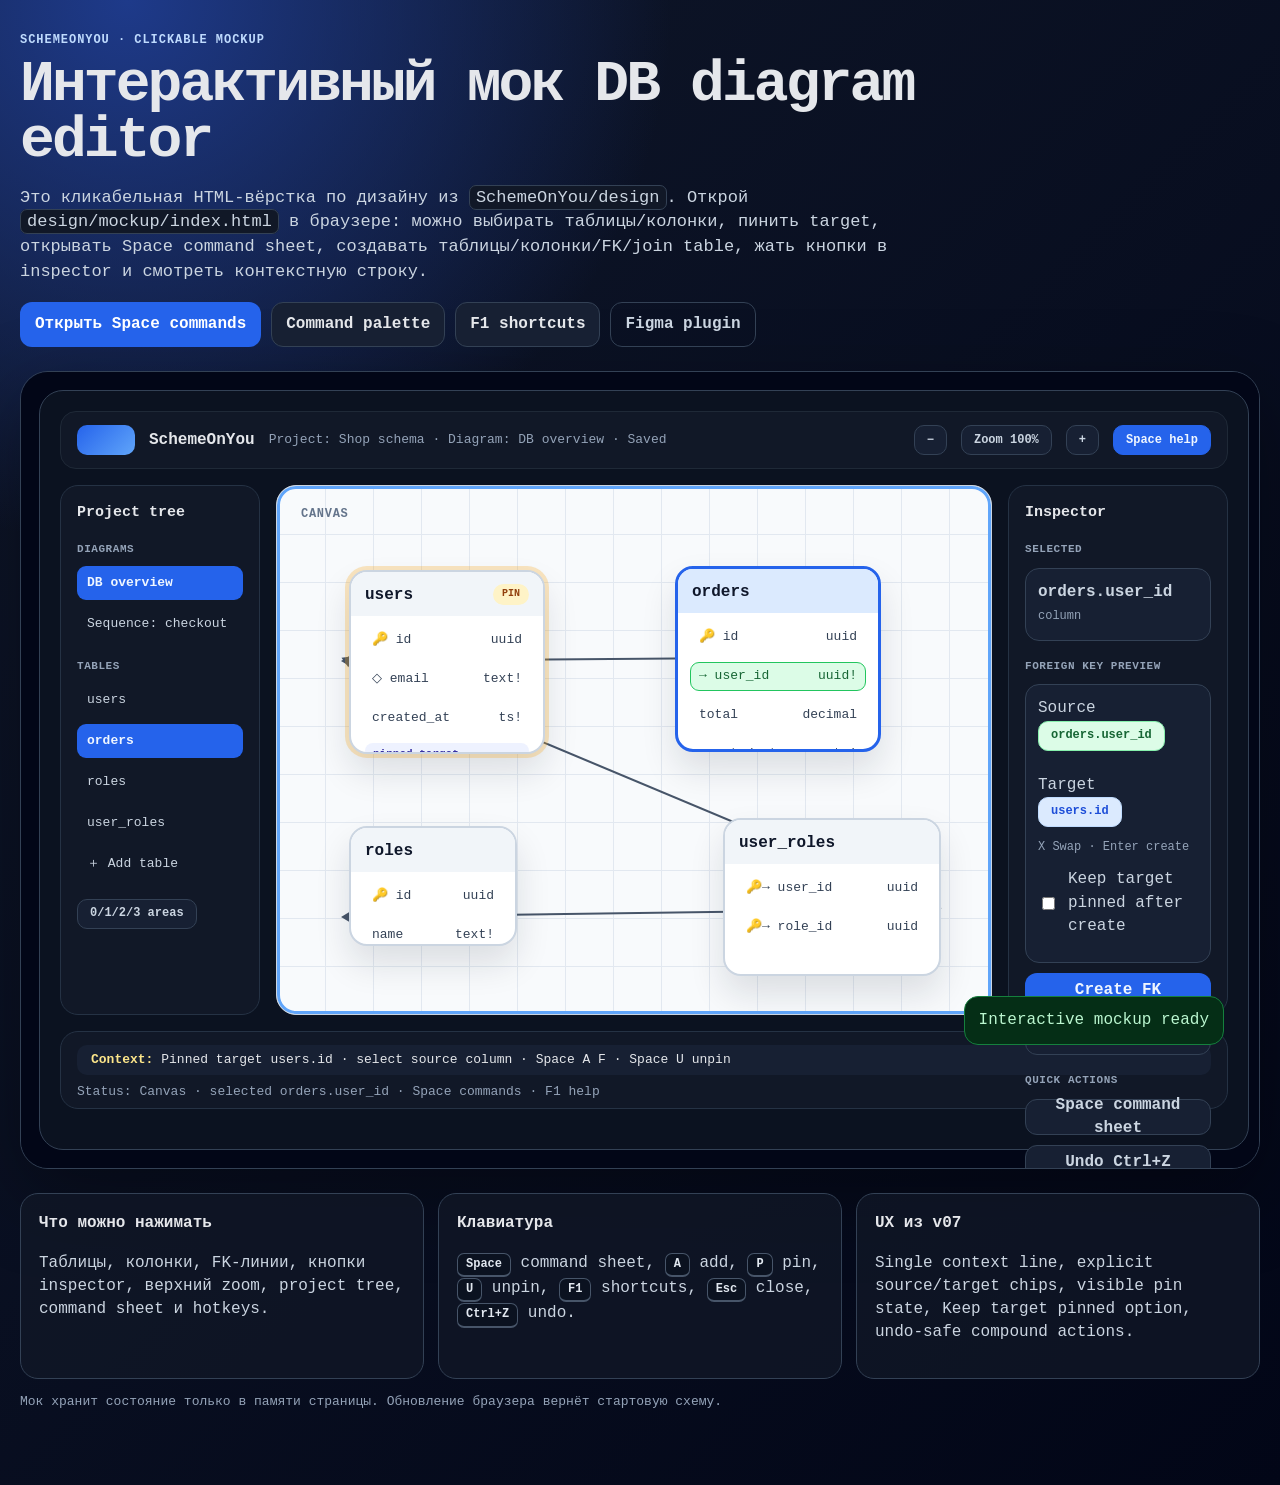
<file: docs/index.html>
<!doctype html>
<html lang="ru">
<head>
  <meta charset="utf-8" />
  <meta name="viewport" content="width=device-width, initial-scale=1" />
  <title>SchemeOnYou — interactive DB diagram mockup</title>
  <meta name="description" content="Clickable interactive mockup for SchemeOnYou DB diagram editor." />
  <style>
    :root{--bg:#0f172a;--app:#0b1220;--panel:#111827;--panel2:#172033;--line:#334155;--canvas:#f8fafc;--text:#e5e7eb;--muted:#94a3b8;--slate:#cbd5e1;--blue:#2563eb;--blue2:#dbeafe;--green:#22c55e;--green2:#dcfce7;--amber:#f59e0b;--amber2:#fef3c7;--red:#ef4444;--white:#fff;--dark:#0f172a;--grid:#e2e8f0;--edge:#475569}*{box-sizing:border-box}body{margin:0;font-family:"Monaspace Krypton","Monaspace",ui-monospace,"SFMono-Regular",Consolas,monospace;font-weight:200;color:var(--text);background:radial-gradient(circle at 10% 0,#1e3a8a 0,transparent 34rem),linear-gradient(135deg,#0f172a,#020617);line-height:1.45}button{font:inherit}a{color:#93c5fd}.wrap{max-width:1320px;margin:0 auto;padding:32px 20px 60px}.eyebrow{color:#bfdbfe;font-weight:900;letter-spacing:.08em;text-transform:uppercase;font-size:12px}h1{max-width:980px;margin:8px 0 10px;font-size:clamp(32px,5vw,58px);line-height:.96;letter-spacing:-.05em}.lead{max-width:940px;color:#cbd5e1;font-size:17px}.actions{display:flex;flex-wrap:wrap;gap:10px;margin:18px 0 24px}.btn{display:inline-flex;align-items:center;gap:8px;padding:10px 14px;border-radius:12px;border:1px solid transparent;text-decoration:none;font-weight:850;background:var(--blue);color:white;cursor:pointer}.btn.secondary{background:var(--panel2);border-color:var(--line);color:var(--text)}.btn.ghost{background:transparent;border-color:var(--line);color:var(--slate)}.btn.danger{background:#7f1d1d;border-color:#991b1b}.btn:focus-visible,.clickable:focus-visible{outline:3px solid #93c5fd;outline-offset:2px}code{background:#111827;border:1px solid #334155;border-radius:7px;padding:2px 6px}.mockup{padding:18px;border:1px solid var(--line);border-radius:28px;background:#020617;box-shadow:0 26px 80px rgba(0,0,0,.35);overflow:auto}.app{position:relative;width:1210px;height:760px;border-radius:24px;background:var(--app);border:1px solid var(--line);padding:20px}.top{height:58px;border-radius:16px;background:var(--panel);border:1px solid #1f2937;display:flex;align-items:center;gap:14px;padding:0 16px}.logo{width:58px;height:30px;border-radius:10px;background:linear-gradient(135deg,var(--blue),#60a5fa)}.project-title{font-weight:900}.grow{flex:1;color:var(--muted);font-size:13px}.chip{display:inline-flex;align-items:center;justify-content:center;min-height:30px;padding:0 12px;border-radius:10px;background:var(--panel2);border:1px solid var(--line);font-size:12px;color:var(--slate);font-weight:750}.chip.primary{background:var(--blue);border-color:var(--blue);color:#eff6ff}.chip.green{background:var(--green2);border-color:#86efac;color:#166534}.chip.blue{background:var(--blue2);border-color:#bfdbfe;color:#1d4ed8}.body{display:grid;grid-template-columns:200px 1fr 220px;gap:16px;margin-top:16px}.side,.inspector,.footer{background:var(--panel);border:1px solid #253244;border-radius:18px}.side,.inspector{height:530px;padding:16px}.side h3,.inspector h3{margin:0 0 14px;font-size:15px}.label{font-size:11px;color:var(--muted);font-weight:900;letter-spacing:.05em;margin:18px 0 8px}.row{width:100%;height:34px;border:0;border-radius:9px;display:flex;align-items:center;gap:8px;padding:0 10px;margin-top:7px;background:transparent;color:var(--slate);font-size:13px;text-align:left;cursor:pointer}.row:hover{background:#1f2937}.row.active{background:var(--blue);color:#eff6ff;font-weight:850}.canvas{position:relative;height:530px;border-radius:20px;background:linear-gradient(var(--grid) 1px,transparent 1px),linear-gradient(90deg,var(--grid) 1px,transparent 1px),var(--canvas);background-size:48px 48px;border:1px solid var(--slate);overflow:hidden;transform-origin:top left}.canvas.focused{box-shadow:0 0 0 3px #60a5fa inset}.canvas-title{position:absolute;left:24px;top:20px;color:#64748b;font-size:12px;font-weight:900;letter-spacing:.06em}.table{position:absolute;background:white;border:2px solid var(--slate);border-radius:18px;box-shadow:0 18px 35px rgba(15,23,42,.12);overflow:hidden;color:#334155;cursor:pointer}.table.selected{border:3px solid var(--blue)}.table.pinned{box-shadow:0 0 0 4px rgba(245,158,11,.25),0 18px 35px rgba(15,23,42,.12)}.table header{height:44px;background:#f1f5f9;padding:12px 14px;font-weight:900;color:var(--dark)}.table.selected header{background:var(--blue2)}.pin{float:right;background:var(--amber2);color:#92400e;border-radius:11px;padding:3px 9px;font-size:10px}.col{display:flex;justify-content:space-between;gap:12px;margin:10px 12px 0;padding:4px 8px;border-radius:9px;font-size:13px;border:1px solid transparent}.col:hover{background:#f1f5f9}.col.sel{background:var(--green2);border-color:var(--green);color:#166534}.note2{margin:10px 14px 0;padding:4px 8px;border-radius:8px;background:#eef2ff;color:#3730a3;font-size:11px;font-weight:850}.edge{position:absolute;height:2px;background:var(--edge);transform-origin:left center;cursor:pointer}.edge:after{content:"";position:absolute;right:-8px;top:-5px;border-left:10px solid var(--edge);border-top:6px solid transparent;border-bottom:6px solid transparent}.edge.selected{height:4px;background:var(--blue)}.edge.selected:after{border-left-color:var(--blue);top:-4px}.sheet{position:absolute;left:180px;bottom:26px;width:360px;min-height:108px;border-radius:18px;background:#0f172a;border:2px solid var(--blue);padding:14px;color:var(--slate);box-shadow:0 18px 50px rgba(15,23,42,.35);display:none;z-index:5}.sheet.open{display:block}.sheet-title{font-weight:900;color:white;margin-bottom:8px}.sheet-grid{display:grid;grid-template-columns:repeat(2,minmax(0,1fr));gap:8px}.sheet button{border:1px solid var(--line);background:var(--panel2);color:var(--slate);border-radius:10px;padding:8px;text-align:left;cursor:pointer}.sheet button:hover{border-color:#93c5fd}.key{display:inline-flex;min-width:28px;height:24px;align-items:center;justify-content:center;margin-right:8px;border-radius:7px;background:var(--blue2);color:#0f172a;font-weight:900}.panel-card{background:var(--panel2);border:1px solid var(--line);border-radius:14px;padding:12px;margin:10px 0;color:var(--slate)}.action{width:100%;height:36px;border:0;border-radius:12px;background:var(--blue);display:flex;align-items:center;justify-content:center;font-weight:850;color:#eff6ff;margin-top:10px;cursor:pointer}.action.secondary{background:var(--panel2);border:1px solid var(--line);color:var(--slate)}.action:hover{filter:brightness(1.08)}.footer{height:78px;margin-top:16px;padding:13px 16px}.context{height:30px;border-radius:10px;background:var(--panel2);padding:6px 14px;color:var(--text);font-size:13px;white-space:nowrap;overflow:hidden;text-overflow:ellipsis}.context b{color:#fde68a}.status{margin-top:8px;color:var(--muted);font-size:13px}.toast{position:absolute;right:24px;bottom:104px;background:#052e16;border:1px solid #15803d;color:#bbf7d0;border-radius:14px;padding:12px 14px;display:none;z-index:8}.toast.show{display:block}.modal-backdrop{position:absolute;inset:0;background:rgba(2,6,23,.58);display:none;align-items:center;justify-content:center;z-index:10}.modal-backdrop.open{display:flex}.modal{width:440px;background:#0f172a;border:1px solid var(--line);border-radius:22px;padding:20px;box-shadow:0 30px 90px rgba(0,0,0,.45)}.modal h3{margin:0 0 8px}.modal p{color:var(--slate)}.field{display:grid;gap:6px;margin:12px 0}.field label{font-size:12px;font-weight:850;color:var(--muted)}.field input,.field select{height:38px;border-radius:10px;border:1px solid var(--line);background:#020617;color:var(--text);padding:0 10px}.check{display:flex;align-items:center;gap:10px;margin:12px 0;color:var(--slate)}.modal-actions{display:flex;justify-content:flex-end;gap:10px;margin-top:16px}.spec{display:grid;grid-template-columns:repeat(3,minmax(0,1fr));gap:14px;margin-top:24px}.card{background:rgba(17,24,39,.78);border:1px solid var(--line);border-radius:18px;padding:18px}.card p,.card li{color:#cbd5e1}.kbd{display:inline-flex;align-items:center;min-height:24px;padding:2px 8px;border:1px solid #475569;border-bottom-width:2px;border-radius:7px;background:#0b1220;color:#e2e8f0;font-size:12px;font-weight:850;white-space:nowrap}.minihelp{margin-top:14px;color:#94a3b8;font-size:13px}@media(max-width:900px){.spec{grid-template-columns:1fr}.wrap{padding-top:24px}}
  </style>
</head>
<body>
  <main class="wrap">
    <section>
      <div class="eyebrow">SchemeOnYou · clickable mockup</div>
      <h1>Интерактивный мок DB diagram editor</h1>
      <p class="lead">Это кликабельная HTML-вёрстка по дизайну из <code>SchemeOnYou/design</code>. Открой <code>design/mockup/index.html</code> в браузере: можно выбирать таблицы/колонки, пинить target, открывать Space command sheet, создавать таблицы/колонки/FK/join table, жать кнопки в inspector и смотреть контекстную строку.</p>
      <div class="actions">
        <button class="btn" data-command="sheet">Открыть Space commands</button>
        <button class="btn secondary" data-command="palette">Command palette</button>
        <button class="btn secondary" data-command="shortcuts">F1 shortcuts</button>
        <a class="btn ghost" href="figma-plugin/README.md">Figma plugin</a>
      </div>
    </section>

    <section class="mockup" aria-label="Clickable SchemeOnYou UI mockup">
      <div class="app" id="app">
        <div class="top">
          <div class="logo" aria-hidden="true"></div><div class="project-title">SchemeOnYou</div>
          <div class="grow" id="topState">Project: Shop schema · Diagram: DB overview · Saved</div>
          <button class="chip" data-command="zoom-out">−</button><button class="chip" data-command="zoom">Zoom 100%</button><button class="chip" data-command="zoom-in">+</button>
          <button class="chip primary" data-command="sheet">Space help</button>
        </div>

        <div class="body">
          <aside class="side" id="tree"><h3>Project tree</h3><p class="label">DIAGRAMS</p><button class="row active" data-command="diagram">DB overview</button><button class="row" data-command="sequence">Sequence: checkout</button><p class="label">TABLES</p><div id="tableList"></div><button class="row" data-command="add-table">＋ Add table</button><button class="chip" style="margin-top:18px" data-command="focus-next">0/1/2/3 areas</button></aside>

          <section class="canvas focused" id="canvas" tabindex="0" aria-label="Canvas">
            <div class="canvas-title">CANVAS</div>
            <div id="edges"></div>
            <div id="tables"></div>
            <div class="sheet" id="sheet" aria-label="Space command sheet"><div class="sheet-title" id="sheetTitle">Canvas commands</div><div class="sheet-grid" id="sheetGrid"></div></div>
          </section>

          <aside class="inspector" id="inspector"><h3>Inspector</h3><div id="inspectorBody"></div></aside>
        </div>
        <footer class="footer"><div class="context" id="contextLine"><b>Context:</b> Ready</div><div class="status" id="statusLine">Status: Canvas · click objects · Space commands · F1 help · 0/1/2/3 areas</div></footer>
        <div class="toast" id="toast"></div>
        <div class="modal-backdrop" id="modalBackdrop"><div class="modal" role="dialog" aria-modal="true" id="modal"></div></div>
      </div>
    </section>

    <section class="spec">
      <article class="card"><strong>Что можно нажимать</strong><p>Таблицы, колонки, FK-линии, кнопки inspector, верхний zoom, project tree, command sheet и hotkeys.</p></article>
      <article class="card"><strong>Клавиатура</strong><p><span class="kbd">Space</span> command sheet, <span class="kbd">A</span> add, <span class="kbd">P</span> pin, <span class="kbd">U</span> unpin, <span class="kbd">F1</span> shortcuts, <span class="kbd">Esc</span> close, <span class="kbd">Ctrl+Z</span> undo.</p></article>
      <article class="card"><strong>UX из v07</strong><p>Single context line, explicit source/target chips, visible pin state, Keep target pinned option, undo-safe compound actions.</p></article>
    </section>
    <p class="minihelp">Мок хранит состояние только в памяти страницы. Обновление браузера вернёт стартовую схему.</p>
  </main>

  <script>
    const state={zoom:100,selected:{type:'column',table:'orders',column:'user_id'},pinned:{table:'users',column:'id'},keepPinned:false,sheetPrefix:'',undo:[],toastTimer:null,tables:[{id:'users',x:72,y:84,w:196,h:184,cols:[['id','uuid','🔑'],['email','text!','◇'],['created_at','ts!','']]},{id:'orders',x:398,y:80,w:206,h:186,cols:[['id','uuid','🔑'],['user_id','uuid!','→'],['total','decimal',''],['created_at','ts!','']]},{id:'roles',x:72,y:340,w:168,h:120,cols:[['id','uuid','🔑'],['name','text!','']]},{id:'user_roles',x:446,y:332,w:218,h:158,cols:[['user_id','uuid','🔑→'],['role_id','uuid','🔑→']]}],edges:[{from:['orders','user_id'],to:['users','id']},{from:['user_roles','user_id'],to:['users','id']},{from:['user_roles','role_id'],to:['roles','id']}]};
    const $=s=>document.querySelector(s);const $$=s=>[...document.querySelectorAll(s)];
    function table(id){return state.tables.find(t=>t.id===id)}
    function selectedLabel(){const s=state.selected;if(!s)return 'Nothing selected';if(s.type==='table')return s.table;if(s.type==='column')return `${s.table}.${s.column}`;if(s.type==='edge')return `${s.from[0]}.${s.from[1]} → ${s.to[0]}.${s.to[1]}`}
    function pushUndo(label){state.undo.push(JSON.stringify({label,tables:state.tables,edges:state.edges,pinned:state.pinned,selected:state.selected,keepPinned:state.keepPinned})); if(state.undo.length>20)state.undo.shift()}
    function undo(){const raw=state.undo.pop();if(!raw)return toast('Nothing to undo');const u=JSON.parse(raw);state.tables=u.tables;state.edges=u.edges;state.pinned=u.pinned;state.selected=u.selected;state.keepPinned=u.keepPinned;render();toast('Undone: '+u.label)}
    function toast(msg){const el=$('#toast');el.textContent=msg;el.classList.add('show');clearTimeout(state.toastTimer);state.toastTimer=setTimeout(()=>el.classList.remove('show'),2200)}
    function setContext(msg,kind='Context'){ $('#contextLine').innerHTML=`<b>${kind}:</b> ${msg}` }
    function setStatus(msg){$('#statusLine').textContent='Status: '+msg}
    function render(){renderTree();renderEdges();renderTables();renderInspector();renderFooter();$('#topState').textContent=`Project: Shop schema · Diagram: DB overview · ${state.undo.length?'Modified':'Saved'}`;$('#canvas').style.transform=`scale(${state.zoom/100})`;$$('[data-command="zoom"]').forEach(b=>b.textContent=`Zoom ${state.zoom}%`)}
    function renderTree(){const list=$('#tableList');list.innerHTML='';state.tables.forEach(t=>{const b=document.createElement('button');b.className='row'+(state.selected?.table===t.id?' active':'');b.textContent=t.id;b.onclick=()=>selectTable(t.id);list.appendChild(b)})}
    function edgePos(e){const a=table(e.from[0]),b=table(e.to[0]);const x1=a.x+a.w, y1=a.y+90, x2=b.x, y2=b.y+90;const dx=x2-x1,dy=y2-y1;return {x:x1,y:y1,w:Math.max(32,Math.hypot(dx,dy)),r:Math.atan2(dy,dx)*180/Math.PI}}
    function renderEdges(){const root=$('#edges');root.innerHTML='';state.edges.forEach((e,i)=>{const p=edgePos(e);const d=document.createElement('div');const sel=state.selected?.type==='edge'&&JSON.stringify(state.selected.from)===JSON.stringify(e.from)&&JSON.stringify(state.selected.to)===JSON.stringify(e.to);d.className='edge'+(sel?' selected':'');d.style.cssText=`left:${p.x}px;top:${p.y}px;width:${p.w}px;transform:rotate(${p.r}deg)`;d.title=`${e.from.join('.')} → ${e.to.join('.')}`;d.onclick=ev=>{ev.stopPropagation();state.selected={type:'edge',from:e.from,to:e.to};render();setContext(`Selected FK ${e.from.join('.')} → ${e.to.join('.')} · Space G T go target · Delete remove`)};root.appendChild(d)})}
    function renderTables(){const root=$('#tables');root.innerHTML='';state.tables.forEach(t=>{const art=document.createElement('article');const sel=state.selected?.table===t.id;const pinned=state.pinned?.table===t.id;art.className='table'+(sel?' selected':'')+(pinned?' pinned':'');art.style.cssText=`left:${t.x}px;top:${t.y}px;width:${t.w}px;height:${t.h}px`;art.onclick=()=>selectTable(t.id);let html=`<header>${t.id}${pinned?'<span class="pin">PIN</span>':''}</header>`;t.cols.forEach(c=>{const cs=state.selected?.type==='column'&&state.selected.table===t.id&&state.selected.column===c[0];html+=`<div class="col ${cs?'sel':''}" data-col="${c[0]}"><span>${c[2]?c[2]+' ':''}${c[0]}</span><span>${c[1]}</span></div>`});if(pinned)html+='<div class="note2">pinned target</div>';art.innerHTML=html;art.querySelectorAll('.col').forEach(el=>el.onclick=ev=>{ev.stopPropagation();selectColumn(t.id,el.dataset.col)});root.appendChild(art)})}
    function renderInspector(){const s=state.selected;const el=$('#inspectorBody');if(!s){el.innerHTML='<p class="panel-card">No selection</p>';return}let html=`<p class="label">SELECTED</p><div class="panel-card"><strong>${selectedLabel()}</strong><br><span style="color:var(--muted);font-size:12px">${s.type}</span></div>`;if(s.type==='column'){html+=`<p class="label">FOREIGN KEY PREVIEW</p><div class="panel-card"><span>Source</span><br><span class="chip green">${s.table}.${s.column}</span><br><br><span>Target</span><br><span class="chip blue">${state.pinned?state.pinned.table+'.'+state.pinned.column:'choose target'}</span><p style="color:var(--muted);font-size:12px">X Swap · Enter create</p><label class="check"><input type="checkbox" id="keepPinned" ${state.keepPinned?'checked':''}> Keep target pinned after create</label></div><button class="action" data-command="create-fk">Create FK</button><button class="action secondary" data-command="pin">Pin selected</button>`}if(s.type==='table'){html+=`<button class="action" data-command="add-column">Add column</button><button class="action secondary" data-command="pin">Pin table</button><button class="action secondary" data-command="add-join">Add join table</button>`}if(s.type==='edge'){html+=`<button class="action" data-command="go-target">Go target</button><button class="action secondary" data-command="swap-edge">Swap visual selection</button><button class="action danger" data-command="delete-edge">Delete FK</button>`}html+=`<p class="label">QUICK ACTIONS</p><button class="action secondary" data-command="sheet">Space command sheet</button><button class="action secondary" data-command="undo">Undo Ctrl+Z</button>`;el.innerHTML=html;const cb=$('#keepPinned');if(cb)cb.onchange=e=>state.keepPinned=e.target.checked;bindCommands(el)}
    function renderFooter(){if(state.pinned)setContext(`Pinned target ${state.pinned.table}.${state.pinned.column} · select source column · Space A F · Space U unpin`);else setContext(`${selectedLabel()} · Space P pin · Space A F create FK`);setStatus(`Canvas · selected ${selectedLabel()} · Space commands · F1 help`)}
    function selectTable(id){state.selected={type:'table',table:id};closeSheet();render();setContext(`Selected table ${id} · Enter columns · Space A C add column · Space P pin`)}
    function selectColumn(t,c){state.selected={type:'column',table:t,column:c};closeSheet();render();setContext(`Selected ${t}.${c} · Space A F add FK · Space P pin relation`)}
    function pin(){if(!state.selected||state.selected.type==='edge')return toast('Select table or column first');state.pinned={table:state.selected.table,column:state.selected.column||'id'};render();toast(`Pinned ${state.pinned.table}.${state.pinned.column}`)}
    function unpin(){state.pinned=null;render();toast('Pin cleared')}
    function createFk(){const s=state.selected;if(!s||s.type!=='column')return toast('Select source column first');if(!state.pinned)return modal('Choose target first','Pin a target table/column before creating FK, or use Add table/column to build more schema.',[['OK',closeModal]]);const edge={from:[s.table,s.column],to:[state.pinned.table,state.pinned.column]};if(edge.from.join('.')===edge.to.join('.'))return toast('Source and target are the same');pushUndo('Create FK');state.edges.push(edge);if(!state.keepPinned)state.pinned=null;state.selected={type:'edge',from:edge.from,to:edge.to};render();toast(`Created FK ${edge.from.join('.')} → ${edge.to.join('.')}`);setContext(`Created FK ${edge.from.join('.')} → ${edge.to.join('.')} · Undo Ctrl+Z`)}
    function addTable(){modal('Add table','Create a new table card on the canvas.',[['Create',()=>{const name=$('#modalName').value.trim()||'new_table';pushUndo('Add table');state.tables.push({id:uniqueName(name),x:300+state.tables.length*22,y:250+state.tables.length*16,w:190,h:132,cols:[['id','uuid','🔑']]});state.selected={type:'table',table:state.tables.at(-1).id};closeModal();render();toast('Table added')}],['Cancel',closeModal]],'<div class="field"><label>Table name</label><input id="modalName" value="payments"></div>')}
    function addColumn(){const t=state.selected?.table;if(!t)return toast('Select table first');modal('Add column',`Add column to ${t}.`,[['Create',()=>{const name=$('#modalName').value.trim()||'new_column';const type=$('#modalType').value.trim()||'text';pushUndo('Add column');table(t).cols.push([uniqueCol(t,name),type,'']);table(t).h+=30;state.selected={type:'column',table:t,column:table(t).cols.at(-1)[0]};closeModal();render();toast('Column added')}],['Cancel',closeModal]],'<div class="field"><label>Column name</label><input id="modalName" value="status"></div><div class="field"><label>Type</label><input id="modalType" value="text!"></div>')}
    function addJoin(){if(!state.pinned||!state.selected?.table)return toast('Select table and pin another table first');pushUndo('Add join table');const a=state.selected.table,b=state.pinned.table;const id=uniqueName(`${a}_${b}`);state.tables.push({id,x:610,y:250,w:218,h:158,cols:[[`${a.slice(0,-1)||a}_id`,'uuid','🔑→'],[`${b.slice(0,-1)||b}_id`,'uuid','🔑→']]});state.edges.push({from:[id,state.tables.at(-1).cols[0][0]],to:[a,'id']},{from:[id,state.tables.at(-1).cols[1][0]],to:[b,state.pinned.column]});state.selected={type:'table',table:id};if(!state.keepPinned)state.pinned=null;render();toast('Join table created')}
    function deleteEdge(){if(state.selected?.type!=='edge')return;pushUndo('Delete FK');state.edges=state.edges.filter(e=>!(JSON.stringify(e.from)===JSON.stringify(state.selected.from)&&JSON.stringify(e.to)===JSON.stringify(state.selected.to)));state.selected=null;render();toast('FK deleted')}
    function uniqueName(base){let n=base.replace(/\W+/g,'_'),i=2;while(table(n))n=base+'_'+i++;return n}
    function uniqueCol(t,base){let n=base.replace(/\W+/g,'_'),i=2;while(table(t).cols.some(c=>c[0]===n))n=base+'_'+i++;return n}
    function modal(title,body,actions,extra=''){const b=$('#modalBackdrop'),m=$('#modal');m.innerHTML=`<h3>${title}</h3><p>${body}</p>${extra}<div class="modal-actions">${actions.map((a,i)=>`<button class="btn ${i?'secondary':''}" data-modal-action="${i}">${a[0]}</button>`).join('')}</div>`;b.classList.add('open');actions.forEach((a,i)=>m.querySelector(`[data-modal-action="${i}"]`).onclick=a[1]);setTimeout(()=>m.querySelector('input,button')?.focus(),0)}
    function closeModal(){$('#modalBackdrop').classList.remove('open')}
    function openSheet(prefix=''){state.sheetPrefix=prefix;const sheet=$('#sheet'),title=$('#sheetTitle'),grid=$('#sheetGrid');sheet.classList.add('open');const sets={'' : [['A','Add…','sheet:A'],['G','Go…','sheet:G'],['L','Layout…','sheet:L'],['P','Pin relation','pin'],['U','Unpin','unpin'],['E','Select FK edge','select-edge'],['?','Shortcuts','shortcuts'],['Esc','Close','close-sheet']],A:[['T','Table','add-table'],['C','Column','add-column'],['F','Foreign key','create-fk'],['J','Join table','add-join'],['⌫','Back','sheet:'],['Esc','Close','close-sheet']],G:[['T','Go target','go-target'],['S','Go source','go-source'],['⌫','Back','sheet:'],['Esc','Close','close-sheet']],L:[['D','Whole diagram','layout'],['S','Selected cluster','layout-selected'],['⌫','Back','sheet:'],['Esc','Close','close-sheet']]};title.textContent=prefix?`${prefix} · ${prefix==='A'?'Add…':prefix==='G'?'Go…':'Layout…'}`:'Canvas commands';grid.innerHTML='';sets[prefix].forEach(x=>{const b=document.createElement('button');b.innerHTML=`<span class="key">${x[0]}</span>${x[1]}`;b.dataset.command=x[2];grid.appendChild(b)});bindCommands(sheet)}
    function closeSheet(){state.sheetPrefix='';$('#sheet').classList.remove('open')}
    function shortcuts(){modal('Shortcuts','Keyboard-first interaction model from v07 design.',[['Close',closeModal]],`<p><span class="kbd">Space</span> command sheet · <span class="kbd">A T</span> add table · <span class="kbd">A C</span> add column · <span class="kbd">A F</span> add FK · <span class="kbd">A J</span> join table · <span class="kbd">P</span> pin · <span class="kbd">U</span> unpin · <span class="kbd">Ctrl+Z</span> undo</p>`)}
    function palette(){modal('Command palette','Mock command palette: choose a common action.',[['Add table',()=>{closeModal();addTable()}],['Create FK',()=>{closeModal();createFk()}],['Shortcuts',()=>{closeModal();shortcuts()}],['Cancel',closeModal]])}
    function bindCommands(root=document){root.querySelectorAll('[data-command]').forEach(el=>el.onclick=e=>{e.stopPropagation();run(el.dataset.command)})}
    function run(cmd){if(cmd.startsWith('sheet:'))return openSheet(cmd.split(':')[1]);({sheet:()=>openSheet(),palette,shortcuts,pin,unpin,undo,'create-fk':createFk,'add-table':addTable,'add-column':addColumn,'add-join':addJoin,'delete-edge':deleteEdge,'close-sheet':closeSheet,'zoom-in':()=>{state.zoom=Math.min(130,state.zoom+10);render()},'zoom-out':()=>{state.zoom=Math.max(80,state.zoom-10);render()},zoom:()=>{state.zoom=100;render()},layout:()=>{pushUndo('Layout');state.tables.forEach((t,i)=>{t.x=70+(i%2)*350;t.y=80+Math.floor(i/2)*230});render();toast('Diagram laid out')},'layout-selected':()=>toast('Selected cluster layout previewed'),'go-target':()=>{const e=state.selected?.type==='edge'?state.selected:null;if(e){selectColumn(e.to[0],e.to[1])}else toast('Select FK edge first')},'go-source':()=>{const e=state.selected?.type==='edge'?state.selected:null;if(e)selectColumn(e.from[0],e.from[1]);else toast('Select FK edge first')},'select-edge':()=>{if(state.edges[0]){state.selected={type:'edge',...state.edges[0]};render()}},'swap-edge':()=>toast('Swap is local to FK preview in this mock'),'focus-next':()=>toast('Focus shortcut: 0 top menu · 1 left menu · 2 canvas · 3 inspector'),'diagram':()=>toast('DB overview active'),sequence:()=>toast('Sequence diagram placeholder')})[cmd]?.()}
    document.addEventListener('keydown',e=>{if($('#modalBackdrop').classList.contains('open')&&e.key==='Escape'){closeModal();return}if(e.ctrlKey&&e.key.toLowerCase()==='z'){e.preventDefault();undo();return}if(e.key==='F1'){e.preventDefault();shortcuts();return}if(e.key==='Escape'){closeSheet();return}if(e.key===' '&&document.activeElement.tagName!=='INPUT'){e.preventDefault();openSheet();return}const k=e.key.toUpperCase();if($('#sheet').classList.contains('open')){if(!state.sheetPrefix&&['A','G','L'].includes(k)){openSheet(k);return}if(!state.sheetPrefix&&k==='P')return pin();if(!state.sheetPrefix&&k==='U')return unpin();if(state.sheetPrefix==='A'&&k==='T')return addTable();if(state.sheetPrefix==='A'&&k==='C')return addColumn();if(state.sheetPrefix==='A'&&k==='F')return createFk();if(state.sheetPrefix==='A'&&k==='J')return addJoin();if(k==='BACKSPACE')openSheet('');}else{if(k==='P')pin();if(k==='U')unpin();if(k==='X')toast('Swap available in visible FK preview');if(e.key==='Enter'&&state.selected?.type==='column')createFk();}});
    $('#canvas').onclick=()=>{$('#canvas').classList.add('focused')};$('#modalBackdrop').onclick=e=>{if(e.target.id==='modalBackdrop')closeModal()};bindCommands();render();toast('Interactive mockup ready');
  </script>
</body>
</html>
</file>
